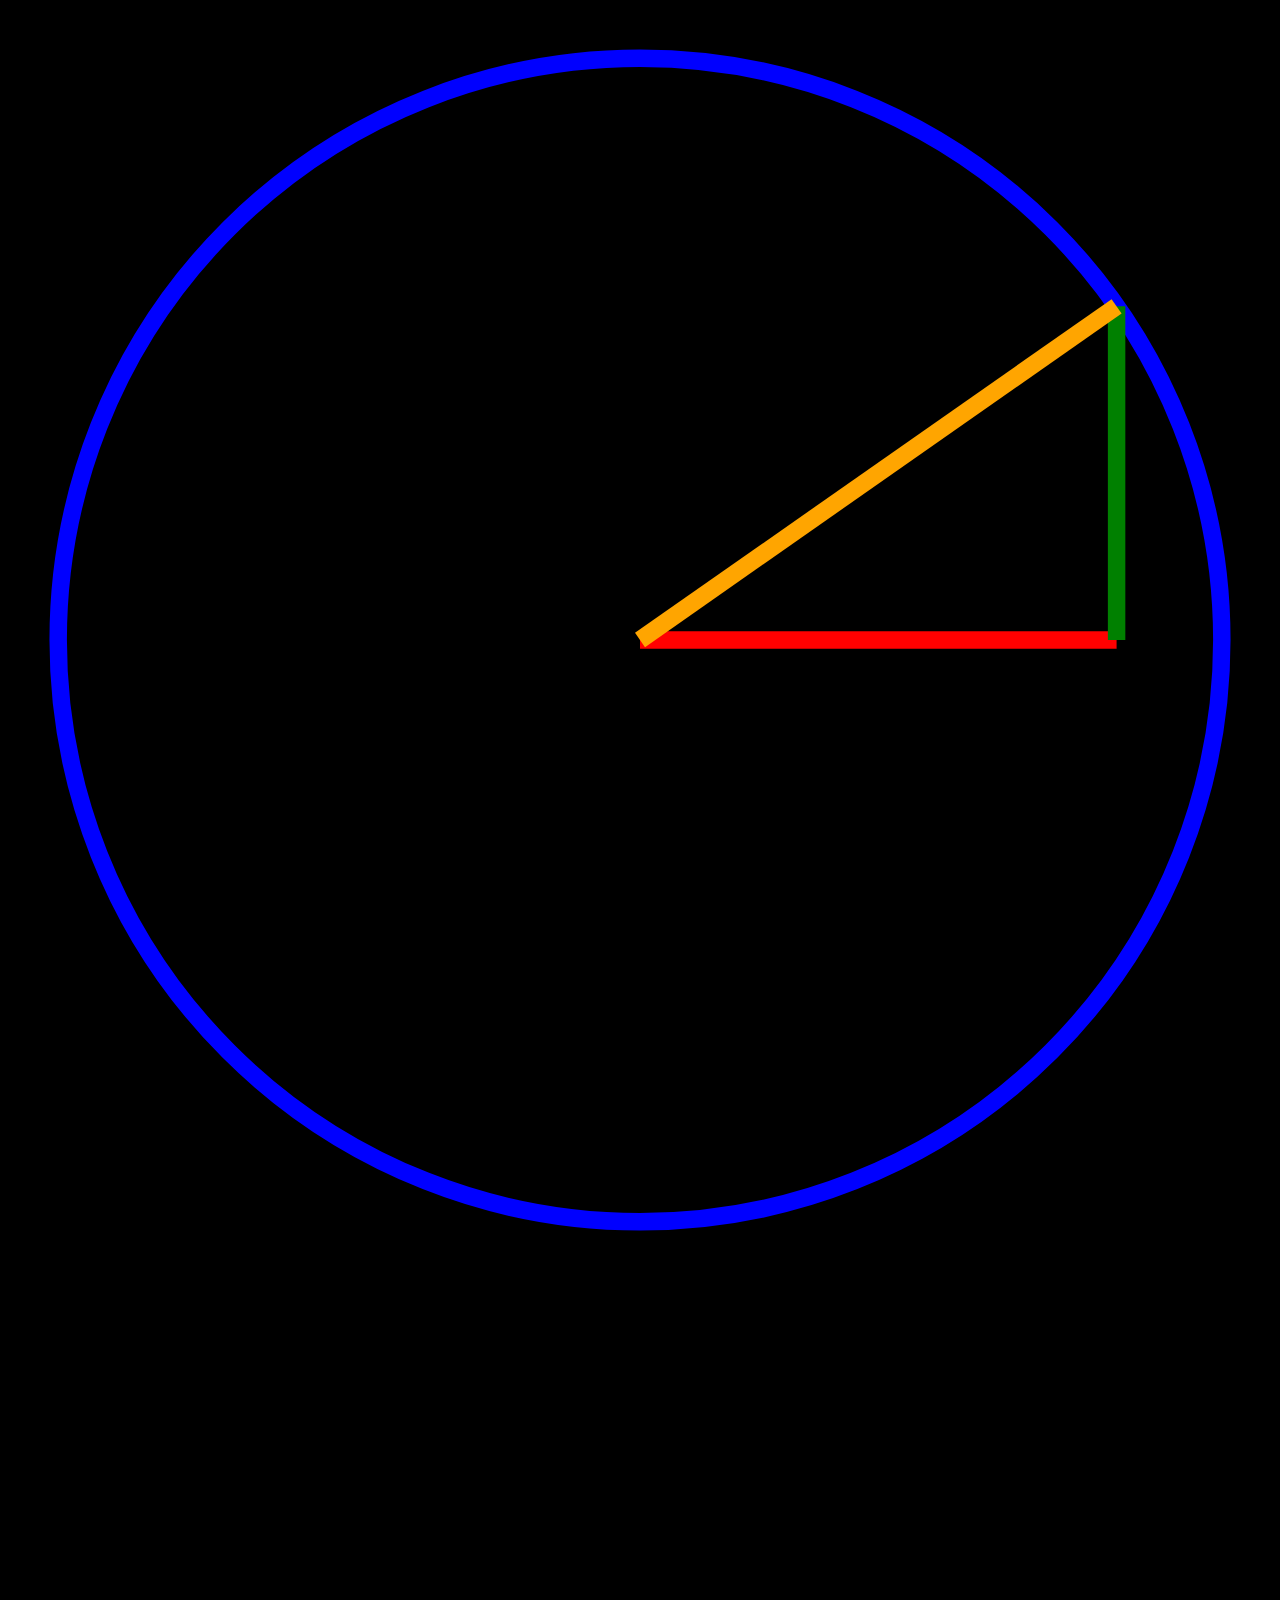
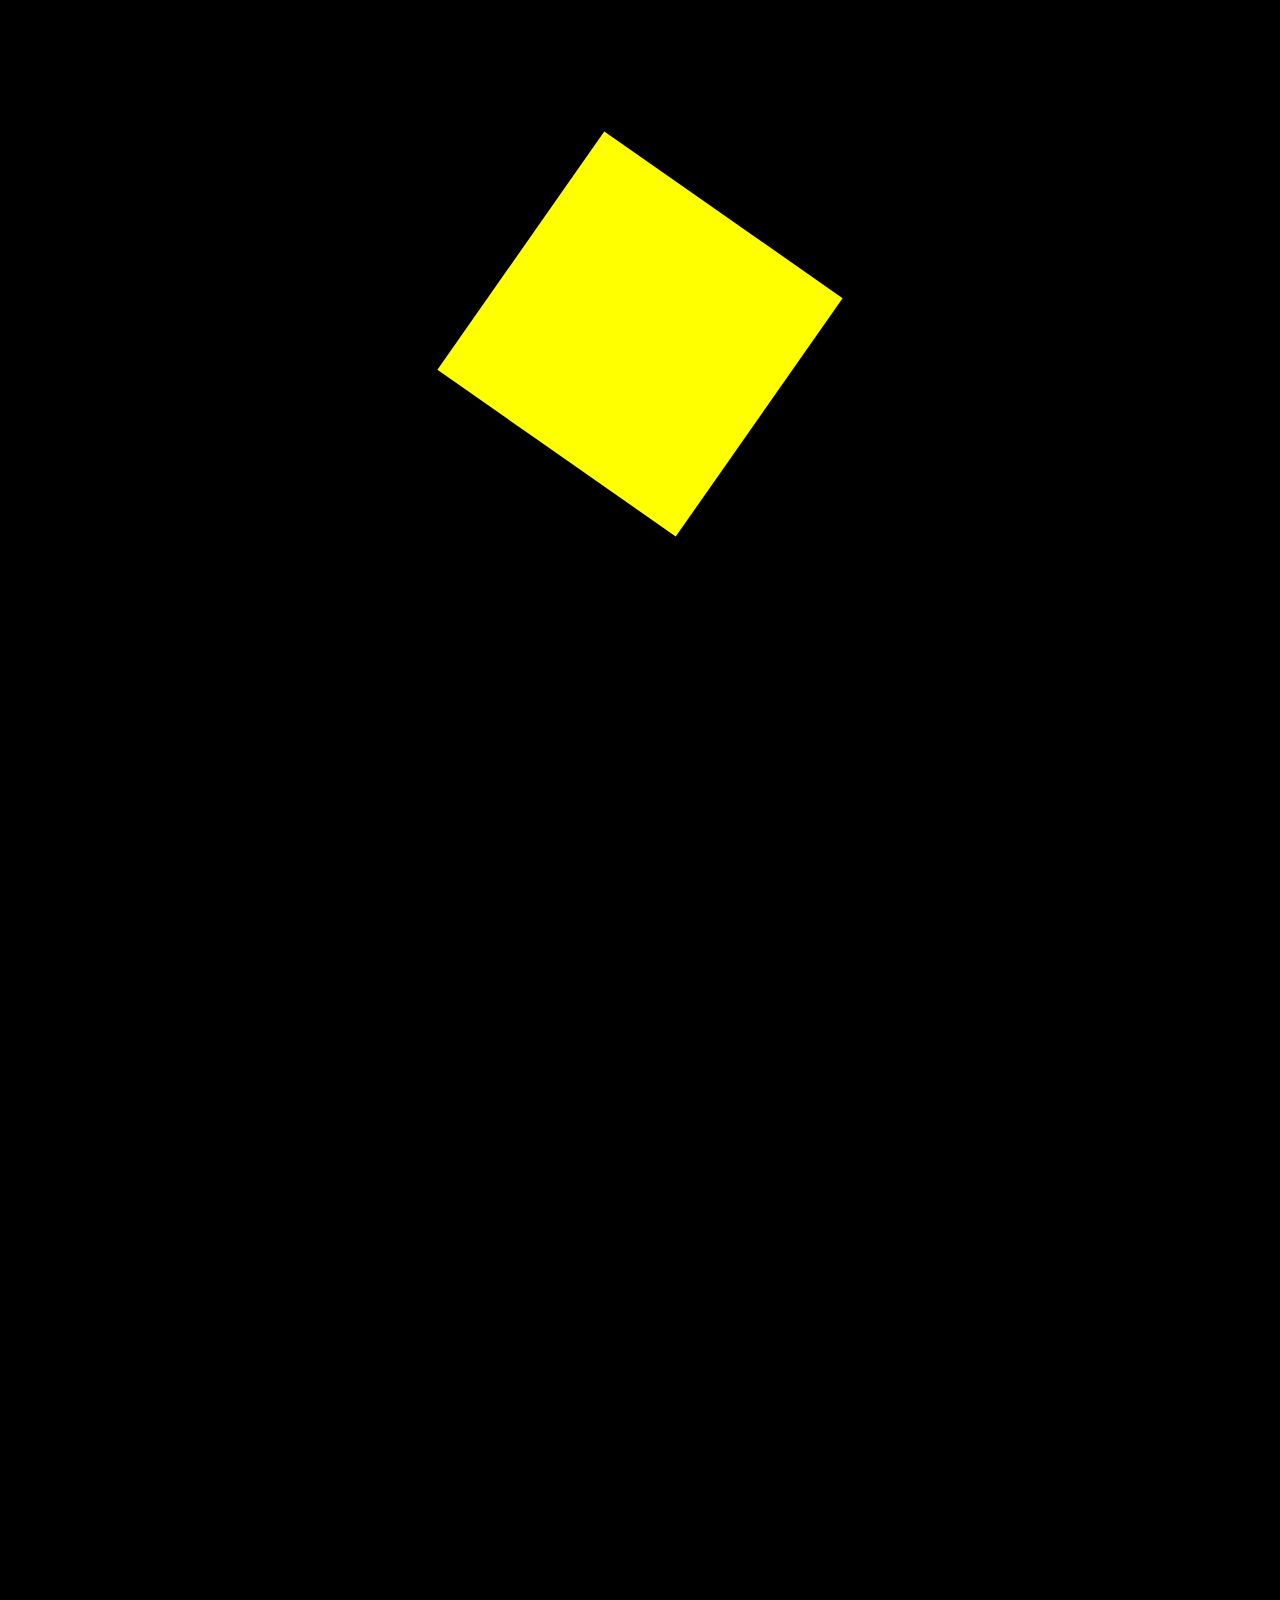
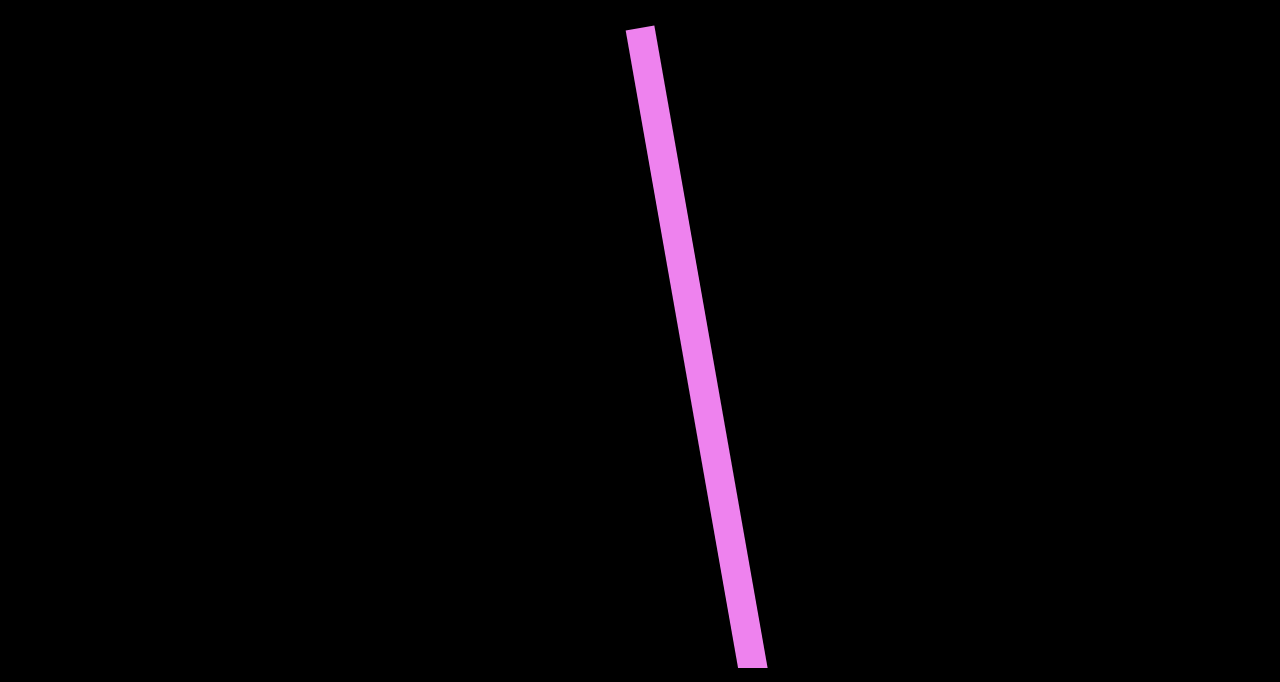
<file: math/geometry/circle.html>
<!DOCTYPE HTML>
<html lang ="de-DE">
	<head>
		<title>circle</title>
		<meta charset = "UTF-8" />
		<meta http-equiv="X-UA-Compatible" content="ie=edge">
		<meta name="desciption" content="geometry, circle, sinus, cosinus" >
		<meta name="robots" content="index,follow">
		<meta name="viewport"  content="width=device-width" initial-scale=1.0/>
		<meta name="theme-color" content="#30147e;">
		<link rel ="stylesheet" type="text/css;" href="mobile.css">
		<link rel ="stylesheet" type="text/css;" href="desktop.css">
		<script src="script.js" defer="true"></script>
	</head>
	<body>
		<main class="wrapper">
			<div class="animation">
				<div class="circle">
					<svg class="container" viewBox="-110 -110 220 220">
						<circle cx="0" cy="0" r="100" stroke="blue" stroke-width="3" fill="none"/>
						<line id="x" x1="0" y1="0" x2="100" y2="0" stroke="red" stroke-width="3"></line>
						<line id="y" x1="100" y1="0" x2="100" y2="0" stroke="green" stroke-width="3"></line>
						<line id="vector" x1="0" y1="0" x2="100" y2="0" stroke="orange" stroke-width="3" transform="matrix(1 0 0 1 0 0)"></line>
					</svg>
				</div>
				<div class="rect">
					<svg class="container" viewBox="-110 -110 220 220">
						<rect id="rect" fill="yellow" x="-25" y="-25" width="50" height="50" transform="matrix(1 0 0 1 0 0)"></rect>
					</svg>
				</div>
				<div class="line">
					<svg class="container" viewBox="-110 -110 220 220">
						<line id="line" x1="0" y1="0" x2="100" y2="100" stroke="violet" stroke-width="5" transform="matrix(1 0 0 1 0 0)" />
					</svg>
				</div>
			</div>
			<div class="text"></div>
		</main>
	</body>
</html>
</file>
<file: math/geometry/mobile.css>
@media (max-aspect-ratio: 3/2) {
	html, body{
		background-color:#000;
		color: #16d836;
		font-family: sega, sans-serif;
		line-height: 5vmin;
		font-size: 3vmin;
		overflow-wrap: break-word;
			margin: 0;
		padding: 0;
	}
}
</file>
<file: math/geometry/desktop.css>
:root
{
	--main: black;
	--secondary: white;
	--third: hsl(315, 84%, 41%);
}
* { box-sizing: border-box; }



@media (min-aspect-ratio:3/2) {
	html, body
	{
		background-color:var(--main);
		color: var(--secondary);
		font-family: sega, sans-serif;
		font-size: 3vmin;
		line-height: 5vmin;
		overflow-wrap: break-word;
		margin: 0;
		padding: 0;
	}

	.wrapper
	{
		display: grid;
		height: 100vh;
		width: 100vw;
		grid-template-areas:
			"animation_field text";
		grid-template-columns: 70% 30%;
		grid-template-rows: 100%;
	}

	.wrapper > div
	{
		border: 8px solid var(--secondary);
	}
	div.animation
	{
		grid-area: animation_field;
		display: flex;
		flex-direction: row;
		flex-wrap: wrap;
		align-items: center;
		justify-content: center;
	}
		div.animation > div { border: 3px solid var(--secondary); height: 30vh; width: 30vh; }
		.container { width:inherit; height:inherit; }
	div.text
	{
		grid-area: text;
	}
}
</file>
